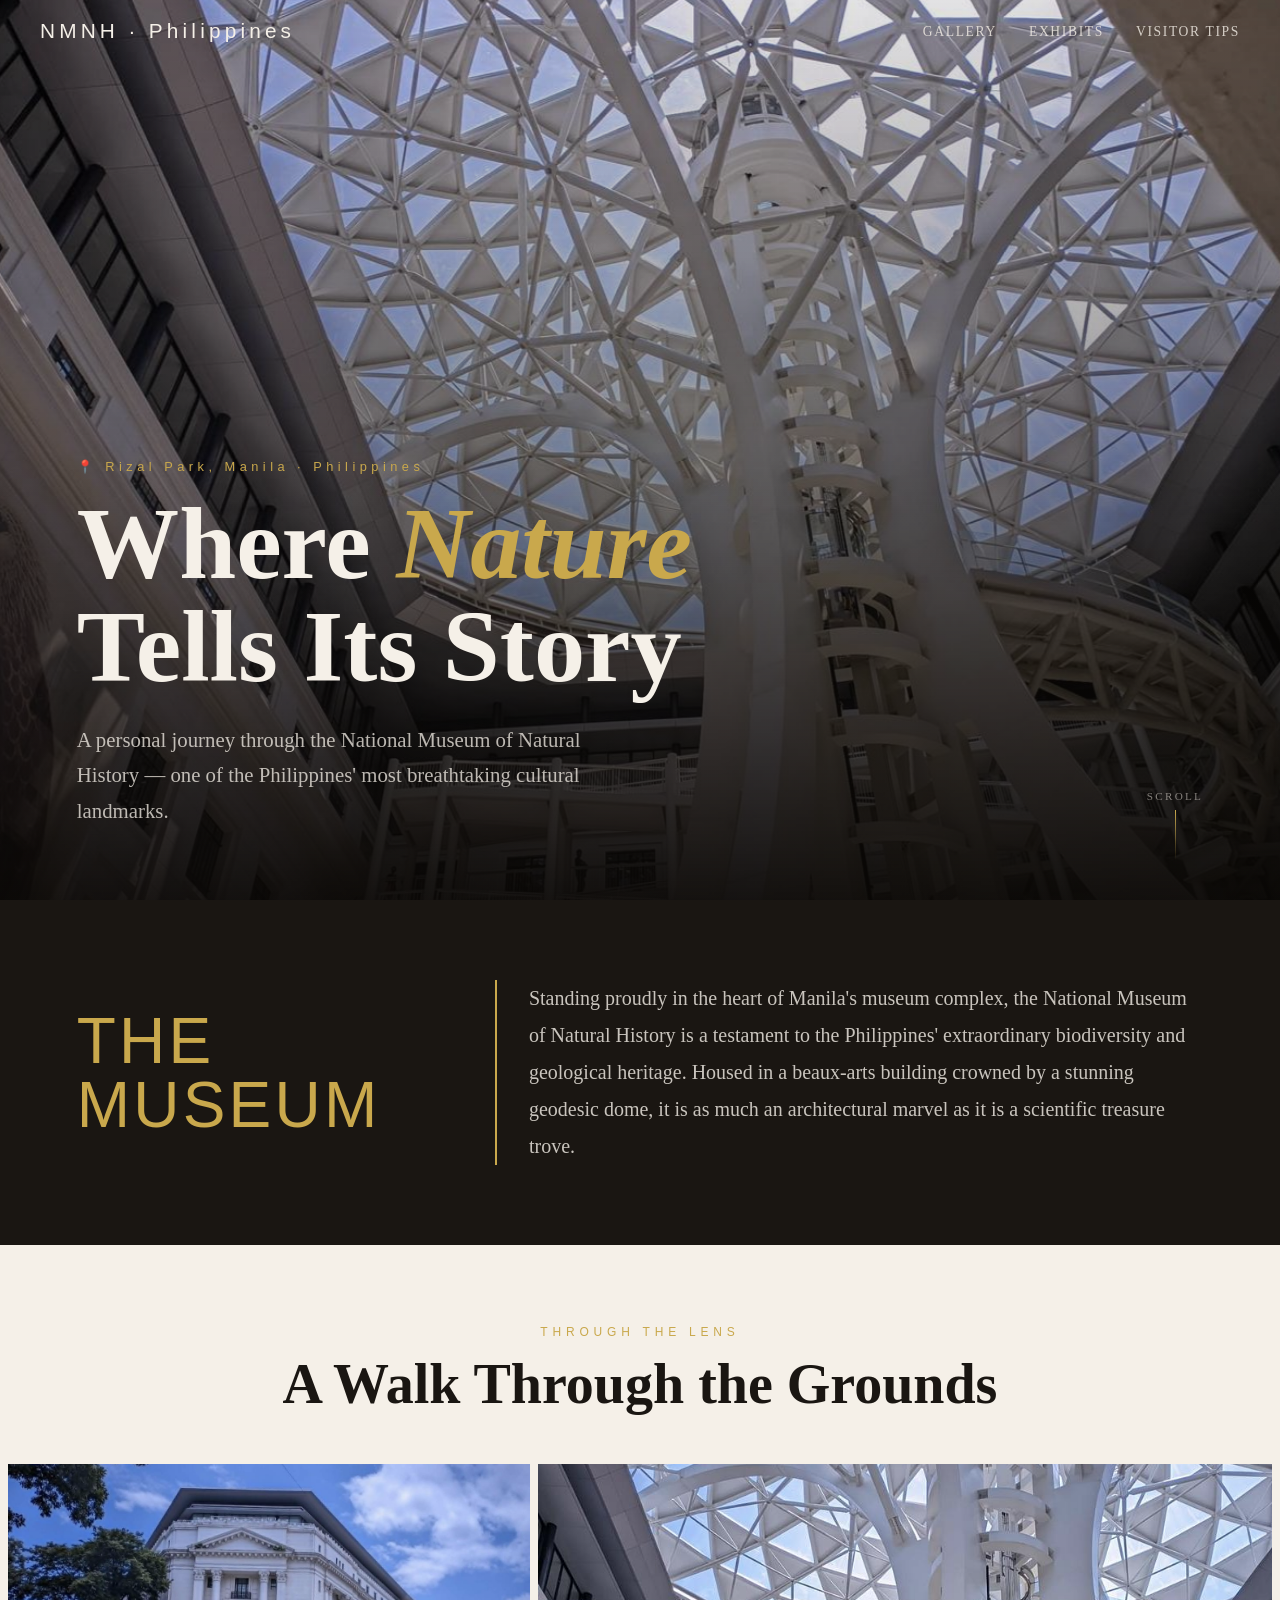
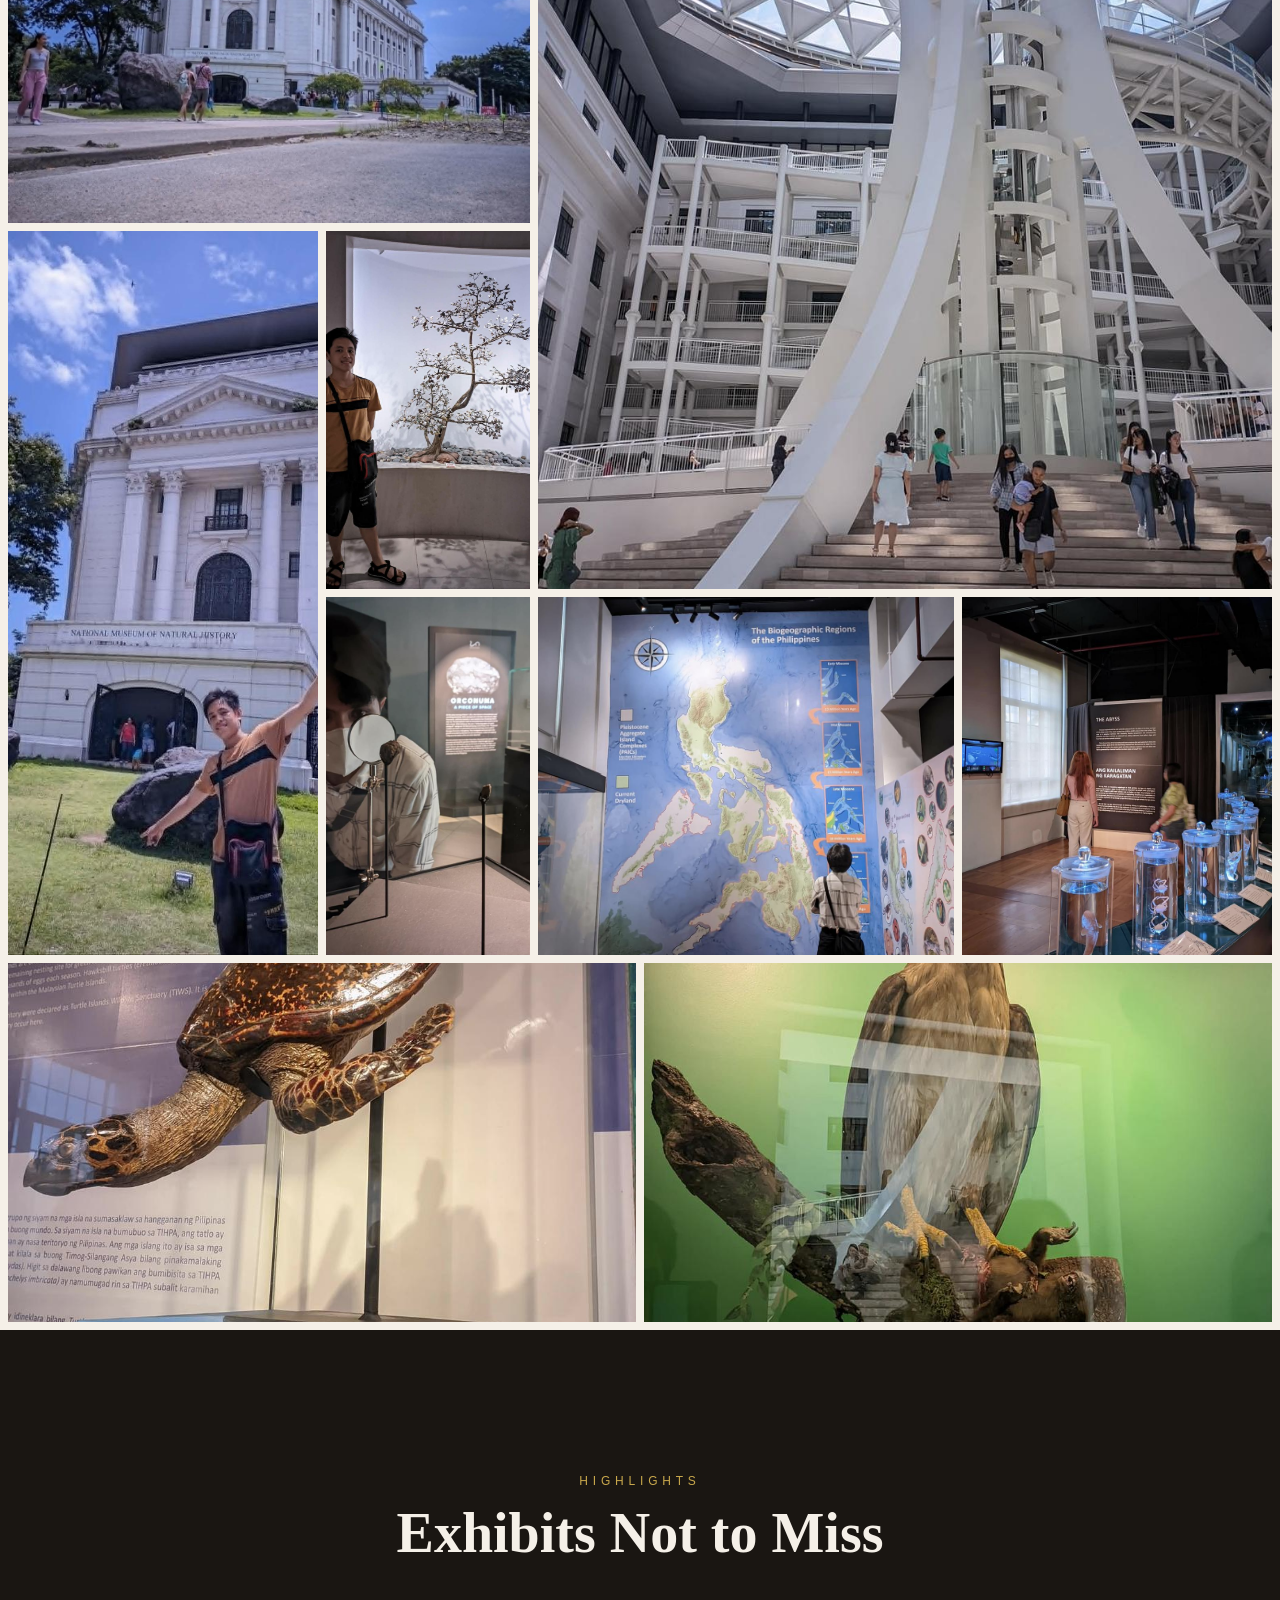
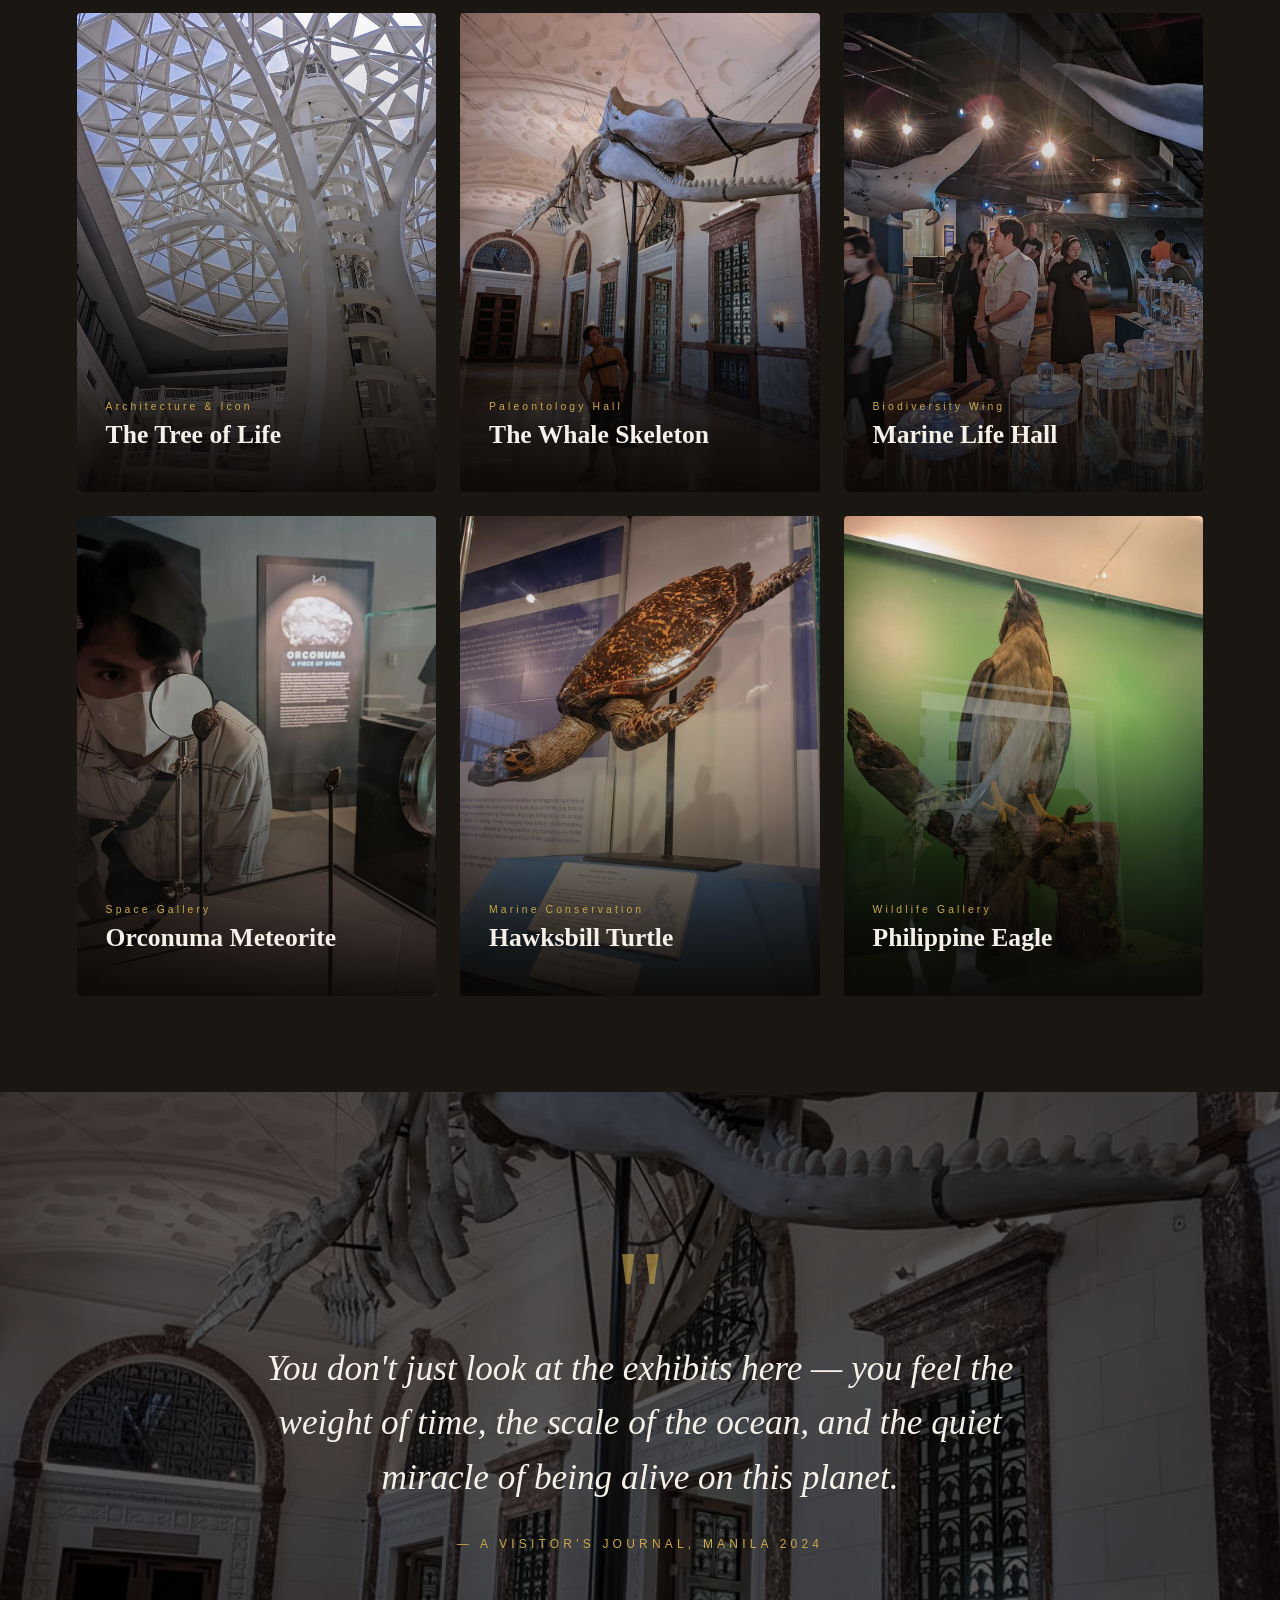
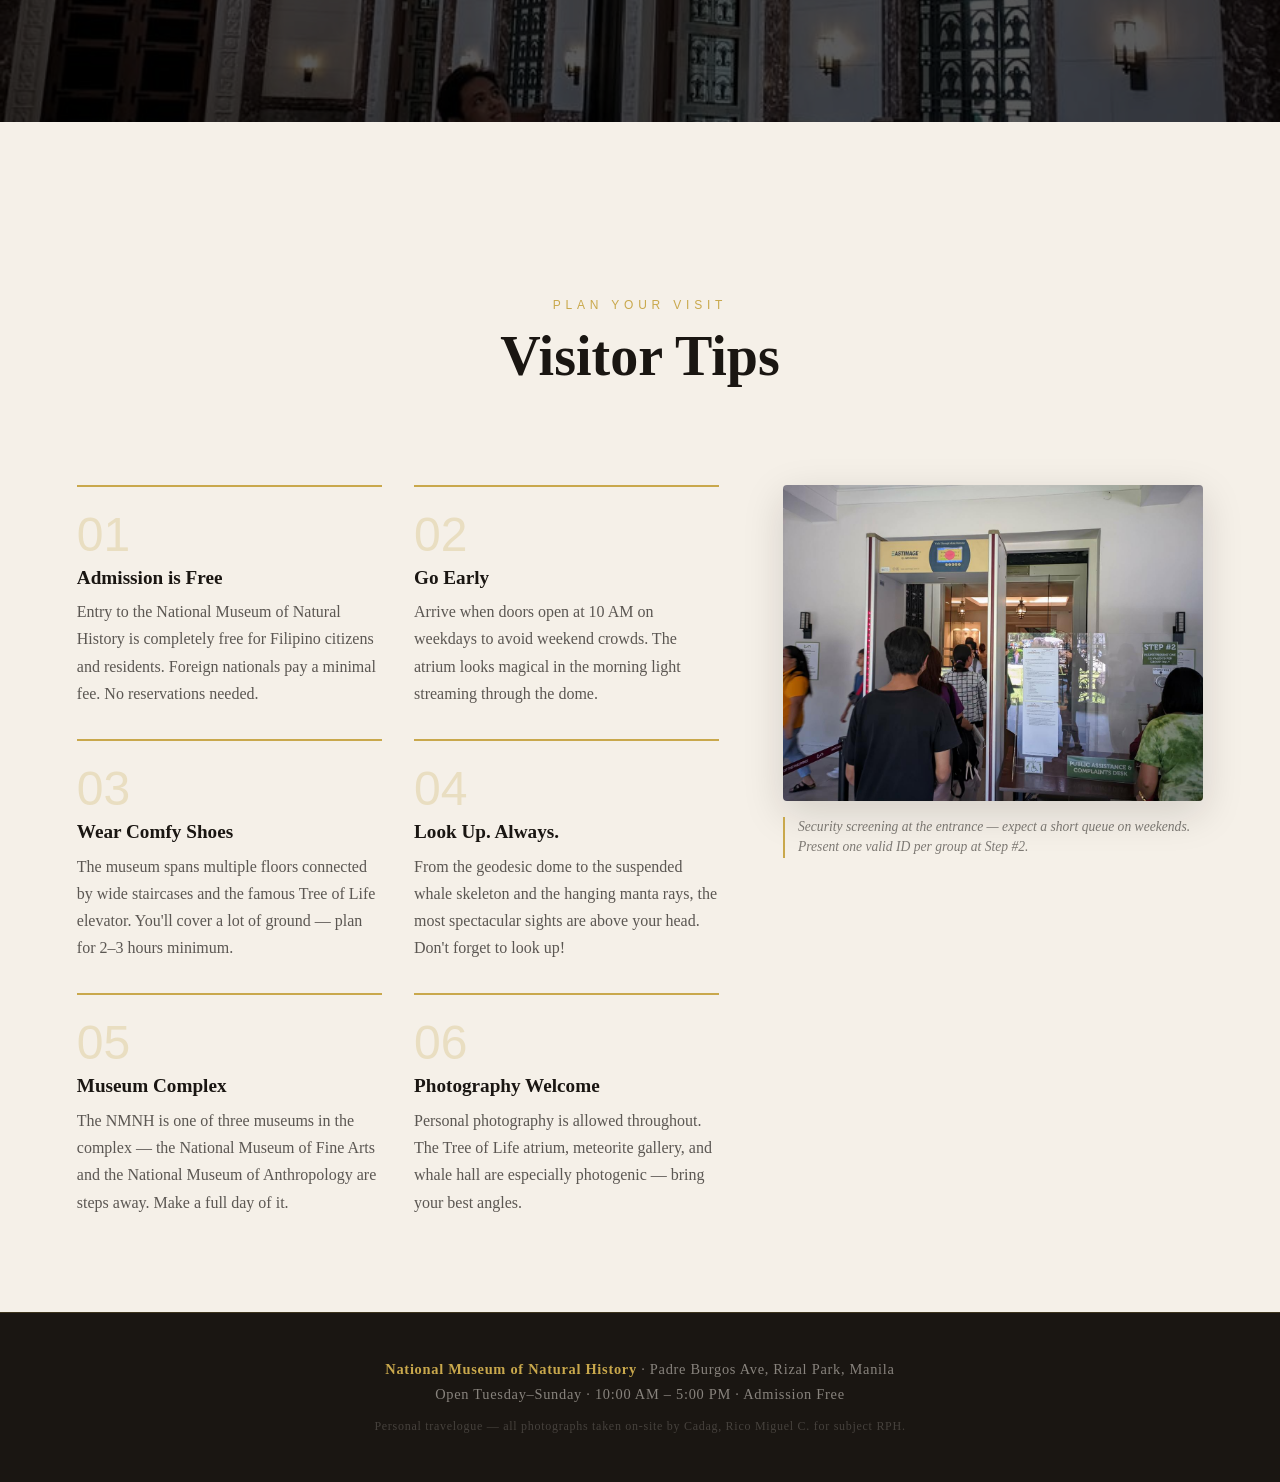
<file: index.html>
<!DOCTYPE html>
<html lang="en"><head><meta http-equiv="Content-Type" content="text/html; charset=UTF-8">

<meta name="viewport" content="width=device-width, initial-scale=1.0">
<title>National Museum of Natural History — Philippines</title>
<link rel="stylesheet" href="styles.css">
</head>
<body>

<!-- MOBILE MENU -->
<div class="mobile-menu" id="mobileMenu">
  <a href="file:///C:/Users/user6/Downloads/nmnh_travelogue%20(4).html#gallery" onclick="closeMobile()">Gallery</a>
  <a href="file:///C:/Users/user6/Downloads/nmnh_travelogue%20(4).html#exhibits" onclick="closeMobile()">Exhibits</a>
  <a href="file:///C:/Users/user6/Downloads/nmnh_travelogue%20(4).html#tips" onclick="closeMobile()">Visitor Tips</a>
</div>

<!-- NAV -->
<nav id="mainNav" class="scrolled">
  <a href="file:///C:/Users/user6/Downloads/nmnh_travelogue%20(4).html#" class="nav-logo">NMNH · Philippines</a>
  <ul class="nav-links">
    <li><a href="file:///C:/Users/user6/Downloads/nmnh_travelogue%20(4).html#gallery">Gallery</a></li>
    <li><a href="file:///C:/Users/user6/Downloads/nmnh_travelogue%20(4).html#exhibits">Exhibits</a></li>
    <li><a href="file:///C:/Users/user6/Downloads/nmnh_travelogue%20(4).html#tips">Visitor Tips</a></li>
  </ul>
  <button class="hamburger" id="hamburger" aria-label="Menu">
    <span></span><span></span><span></span>
  </button>
</nav>

<!-- HERO -->
<section class="hero">
  <div class="hero-bg"></div>
  <div class="hero-overlay"></div>
  <div class="hero-content">
    <p class="hero-eyebrow">📍 Rizal Park, Manila · Philippines</p>
    <h1 class="hero-title">Where <em>Nature</em><br>Tells Its Story</h1>
    <p class="hero-subtitle">A personal journey through the National Museum of Natural History — one of the Philippines' most breathtaking cultural landmarks.</p>
  </div>
  <div class="scroll-hint">
    <span>Scroll</span>
    <div class="scroll-line"></div>
  </div>
</section>

<!-- INTRO -->
<div class="intro-strip reveal visible" id="intro">
  <div class="intro-label">THE<br>MUSEUM</div>
  <p class="intro-text">
    Standing proudly in the heart of Manila's museum complex, the National Museum of Natural History is a testament to the Philippines' extraordinary biodiversity and geological heritage. Housed in a beaux-arts building crowned by a stunning geodesic dome, it is as much an architectural marvel as it is a scientific treasure trove.
  </p>
</div>

<!-- GALLERY -->
<section id="gallery">
  <div class="section-header reveal visible">
    <p class="section-tag">Through the Lens</p>
    <h2 class="section-title">A Walk Through the Grounds</h2>
  </div>
  <div class="collage-grid">
    <div class="c1"><img src="assets/img_03.jpg" alt="Museum exterior" loading="lazy"></div>
    <div class="c2"><img src="assets/img_04.jpg" alt="Tree of Life atrium with visitors" loading="lazy"></div>
    <div class="c3"><img src="assets/img_05.jpg" alt="Visitor at museum entrance" loading="lazy"></div>
    <div class="c4"><img src="assets/img_06.jpg" alt="Tree exhibit" loading="lazy"></div>
    <div class="c5"><img src="assets/img_07.jpg" alt="Meteorite display" loading="lazy"></div>
    <div class="c6"><img src="assets/img_08.jpg" alt="Tree of Life" loading="lazy"></div>
    <div class="c7"><img src="assets/img_09.jpg" alt="The Abyss exhibit" loading="lazy"></div>
    <div class="c8"><img src="assets/img_10.jpg" alt="Hawksbill turtle specimen" loading="lazy"></div>
    <div class="c9"><img src="assets/img_11.jpg" alt="Philippine Eagle taxidermy" loading="lazy"></div>
  </div>
</section>

<!-- EXHIBITS -->
<section class="exhibits" id="exhibits">
  <div class="section-header">
    <p class="section-tag">Highlights</p>
    <h2 class="section-title">Exhibits Not to Miss</h2>
  </div>
  <div class="exhibit-cards">

    <div class="card reveal visible">
      <img src="assets/img_12.jpg" alt="Tree of Life">
      <div class="card-overlay">
        <p class="card-tag">Architecture &amp; Icon</p>
        <h3 class="card-title">The Tree of Life</h3>
        <p class="card-desc">The museum's crown jewel — a soaring sculptural tree rising through the central atrium beneath a geodesic glass dome that floods the space with natural light. A must-photograph moment.</p>
      </div>
    </div>

    <div class="card reveal visible">
      <img src="assets/img_13.jpg" alt="Whale skeleton">
      <div class="card-overlay">
        <p class="card-tag">Paleontology Hall</p>
        <h3 class="card-title">The Whale Skeleton</h3>
        <p class="card-desc">A colossal sperm whale skeleton suspended in the grand hallway — one of the most dramatic displays in the museum, framed by the building's ornate marble arches.</p>
      </div>
    </div>

    <div class="card reveal visible">
      <img src="assets/img_14.jpg" alt="Marine life hall">
      <div class="card-overlay">
        <p class="card-tag">Biodiversity Wing</p>
        <h3 class="card-title">Marine Life Hall</h3>
        <p class="card-desc">Life-size models of manta rays and whale sharks hang overhead while preserved specimens in illuminated jars line the gallery floor — celebrating the Philippines' incredible ocean heritage.</p>
      </div>
    </div>

    <div class="card reveal visible">
      <img src="assets/img_15.jpg" alt="Orconuma meteorite">
      <div class="card-overlay">
        <p class="card-tag">Space Gallery</p>
        <h3 class="card-title">Orconuma Meteorite</h3>
        <p class="card-desc">A 4.6-billion-year-old piece of the asteroid belt, the Orconuma meteorite is an H3-4 ordinary chondrite — one of the oldest rocks you'll ever stand next to. Get up close with the magnifying glasses provided.</p>
      </div>
    </div>


    <div class="card reveal visible">
      <img src="assets/img_16.jpg" alt="Hawksbill Turtle">
      <div class="card-overlay">
        <p class="card-tag">Marine Conservation</p>
        <h3 class="card-title">Hawksbill Turtle</h3>
        <p class="card-desc">A beautifully preserved specimen of the critically endangered Hawksbill Turtle — found in Philippine coral reefs and beaches. A gift of the Halili family to the National Museum.</p>
      </div>
    </div>

    <div class="card reveal visible">
      <img src="assets/img_17.jpg" alt="Philippine Eagle">
      <div class="card-overlay">
        <p class="card-tag">Wildlife Gallery</p>
        <h3 class="card-title">Philippine Eagle</h3>
        <p class="card-desc">One of the world's largest and most powerful eagles — and the national bird of the Philippines. This taxidermy specimen captures the majestic scale and fierce presence of this critically endangered raptor.</p>
      </div>
    </div>

  </div>
</section>

<!-- QUOTE -->
<section class="quote-section">
  <div class="quote-bg"></div>
  <div class="quote-content reveal visible">
    <div class="quote-mark">"</div>
    <p class="quote-text">You don't just look at the exhibits here — you feel the weight of time, the scale of the ocean, and the quiet miracle of being alive on this planet.</p>
    <p class="quote-attr">— A Visitor's Journal, Manila 2024</p>
  </div>
</section>

<!-- TIPS -->
<section class="tips" id="tips">
  <div class="section-header reveal visible">
    <p class="section-tag">Plan Your Visit</p>
    <h2 class="section-title">Visitor Tips</h2>
  </div>
  <div class="tips-layout">
  <div class="tips-grid">
    <div class="tip-item visible">
      <div class="tip-number">01</div>
      <h4 class="tip-title">Admission is Free</h4>
      <p class="tip-desc">Entry to the National Museum of Natural History is completely free for Filipino citizens and residents. Foreign nationals pay a minimal fee. No reservations needed.</p>
    </div>
    <div class="tip-item visible">
      <div class="tip-number">02</div>
      <h4 class="tip-title">Go Early</h4>
      <p class="tip-desc">Arrive when doors open at 10 AM on weekdays to avoid weekend crowds. The atrium looks magical in the morning light streaming through the dome.</p>
    </div>
    <div class="tip-item visible">
      <div class="tip-number">03</div>
      <h4 class="tip-title">Wear Comfy Shoes</h4>
      <p class="tip-desc">The museum spans multiple floors connected by wide staircases and the famous Tree of Life elevator. You'll cover a lot of ground — plan for 2–3 hours minimum.</p>
    </div>
    <div class="tip-item visible">
      <div class="tip-number">04</div>
      <h4 class="tip-title">Look Up. Always.</h4>
      <p class="tip-desc">From the geodesic dome to the suspended whale skeleton and the hanging manta rays, the most spectacular sights are above your head. Don't forget to look up!</p>
    </div>
    <div class="tip-item visible">
      <div class="tip-number">05</div>
      <h4 class="tip-title">Museum Complex</h4>
      <p class="tip-desc">The NMNH is one of three museums in the complex — the National Museum of Fine Arts and the National Museum of Anthropology are steps away. Make a full day of it.</p>
    </div>
    <div class="tip-item visible">
      <div class="tip-number">06</div>
      <h4 class="tip-title">Photography Welcome</h4>
      <p class="tip-desc">Personal photography is allowed throughout. The Tree of Life atrium, meteorite gallery, and whale hall are especially photogenic — bring your best angles.</p>
    </div>
  </div><!-- end tips-grid -->
  <div class="tips-image-col reveal visible">
    <img src="assets/img_18.jpg" alt="Museum entrance security checkpoint">
    <p class="tips-image-caption">Security screening at the entrance — expect a short queue on weekends. Present one valid ID per group at Step #2.</p>
  </div>
  </div><!-- end tips-layout -->
</section>

<!-- FOOTER -->
<footer>
  <p><strong>National Museum of Natural History</strong> · Padre Burgos Ave, Rizal Park, Manila</p>
  <p style="margin-top:0.5rem;">Open Tuesday–Sunday · 10:00 AM – 5:00 PM · Admission Free</p>
  <p style="margin-top:1rem; font-size:0.75rem; opacity:0.4;">Personal travelogue — all photographs taken on-site by Cadag, Rico Miguel C. for subject RPH.</p>
</footer>

<script src="script.js"></script>


</body></html>
</file>
<file: styles.css>
:root {
    --cream: #f5f0e8;
    --dark: #1a1612;
    --gold: #c9a84c;
    --rust: #8b4513;
    --deep-blue: #0d1b2a;
    --marine: #1a4a6b;
    --white: #ffffff;
  }

  * { margin: 0; padding: 0; box-sizing: border-box; }

  html { scroll-behavior: smooth; }

  body {
    background: var(--cream);
    color: var(--dark);
    font-family: 'Crimson Pro', serif;
    overflow-x: hidden;
  }

  /* ── NAV ── */
  nav {
    position: fixed; top: 0; width: 100%; z-index: 100;
    padding: 1.2rem 2.5rem;
    display: flex; justify-content: space-between; align-items: center;
    background: transparent;
    transition: background 0.4s, backdrop-filter 0.4s;
  }
  nav.scrolled {
    background: rgba(26,22,18,0.92);
    backdrop-filter: blur(12px);
  }
  .nav-logo {
    font-family: 'Bebas Neue', sans-serif;
    font-size: 1.3rem;
    letter-spacing: 0.2em;
    color: var(--cream);
    text-decoration: none;
  }
  .nav-links { display: flex; gap: 2rem; list-style: none; }
  .nav-links a {
    color: rgba(245,240,232,0.8);
    text-decoration: none;
    font-size: 0.85rem;
    letter-spacing: 0.12em;
    text-transform: uppercase;
    transition: color 0.3s;
  }
  .nav-links a:hover { color: var(--gold); }

  /* ── HERO ── */
  .hero {
    height: 100vh;
    position: relative;
    display: flex; align-items: flex-end;
    overflow: hidden;
  }
  .hero-bg {
    position: absolute; inset: 0;
    background-image: url('assets/img_01.jpg');
    background-size: cover; background-position: center top;
    transform: scale(1.1);
    animation: heroZoom 12s ease-out forwards;
  }
  @keyframes heroZoom { from { transform: scale(1.1); } to { transform: scale(1.02); } }
  .hero-overlay {
    position: absolute; inset: 0;
    background: linear-gradient(to top, rgba(10,8,6,0.92) 0%, rgba(10,8,6,0.4) 50%, rgba(10,8,6,0.1) 100%);
  }
  .hero-content {
    position: relative; z-index: 2;
    padding: 0 6vw 8vh;
    max-width: 900px;
  }
  .hero-eyebrow {
    font-family: 'Bebas Neue', sans-serif;
    font-size: 0.8rem;
    letter-spacing: 0.35em;
    color: var(--gold);
    margin-bottom: 1.2rem;
    opacity: 0; animation: fadeUp 0.8s 0.5s forwards;
  }
  .hero-title {
    font-family: 'Playfair Display', serif;
    font-size: clamp(3rem, 8vw, 6.5rem);
    line-height: 1.0;
    color: var(--cream);
    margin-bottom: 1.5rem;
    opacity: 0; animation: fadeUp 0.9s 0.8s forwards;
  }
  .hero-title em { color: var(--gold); font-style: italic; }
  .hero-subtitle {
    font-size: clamp(1rem, 2vw, 1.3rem);
    font-weight: 300;
    color: rgba(245,240,232,0.75);
    max-width: 560px;
    line-height: 1.7;
    opacity: 0; animation: fadeUp 0.9s 1.1s forwards;
  }
  .scroll-hint {
    position: absolute; bottom: 2.5rem; right: 6vw;
    display: flex; flex-direction: column; align-items: center; gap: 0.5rem;
    color: rgba(245,240,232,0.5);
    font-size: 0.7rem; letter-spacing: 0.2em; text-transform: uppercase;
    opacity: 0; animation: fadeIn 1s 2s forwards;
  }
  .scroll-line {
    width: 1px; height: 50px;
    background: linear-gradient(to bottom, var(--gold), transparent);
    animation: scrollPulse 2s ease-in-out infinite;
  }
  @keyframes scrollPulse { 0%,100% { height:50px; } 50% { height:30px; } }

  @keyframes fadeUp {
    from { opacity:0; transform: translateY(30px); }
    to { opacity:1; transform: translateY(0); }
  }
  @keyframes fadeIn { from { opacity:0; } to { opacity:1; } }

  /* ── INTRO STRIP ── */
  .intro-strip {
    background: var(--dark);
    color: var(--cream);
    padding: 5rem 6vw;
    display: grid;
    grid-template-columns: 1fr 2fr;
    gap: 4rem;
    align-items: center;
  }
  .intro-label {
    font-family: 'Bebas Neue', sans-serif;
    font-size: 4rem;
    line-height: 1;
    color: var(--gold);
    letter-spacing: 0.05em;
  }
  .intro-text {
    font-size: 1.25rem;
    font-weight: 300;
    line-height: 1.85;
    color: rgba(245,240,232,0.8);
    border-left: 2px solid var(--gold);
    padding-left: 2rem;
  }

  /* ── SECTION HEADERS ── */
  .section-header {
    text-align: center;
    padding: 5rem 6vw 3rem;
  }
  .section-tag {
    font-family: 'Bebas Neue', sans-serif;
    font-size: 0.75rem;
    letter-spacing: 0.4em;
    color: var(--gold);
    text-transform: uppercase;
    margin-bottom: 0.8rem;
  }
  .section-title {
    font-family: 'Playfair Display', serif;
    font-size: clamp(2rem, 5vw, 3.5rem);
    line-height: 1.15;
    color: var(--dark);
  }

  /* ── PHOTO COLLAGE ── */
  .collage-grid {
    display: grid;
    grid-template-columns: repeat(12, 1fr);
    grid-template-rows: repeat(4, 28vw);
    gap: 0.5rem;
    padding: 0 0.5rem 0.5rem;
    overflow: hidden;
  }
  .collage-grid .c1 { grid-column: 1/6; grid-row: 1/2; }
  .collage-grid .c2 { grid-column: 6/13; grid-row: 1/3; }
  .collage-grid .c3 { grid-column: 1/4; grid-row: 2/4; }
  .collage-grid .c4 { grid-column: 4/6; grid-row: 2/3; }
  .collage-grid .c5 { grid-column: 4/6; grid-row: 3/4; }
  .collage-grid .c6 { grid-column: 6/10; grid-row: 3/4; }
  .collage-grid .c7 { grid-column: 10/13; grid-row: 3/4; }
  .collage-grid .c8 { grid-column: 1/7; grid-row: 4/5; }
  .collage-grid .c9 { grid-column: 7/13; grid-row: 4/5; }

  .collage-grid > div {
    overflow: hidden;
    position: relative;
    cursor: pointer;
  }
  .collage-grid img {
    width: 100%; height: 100%;
    object-fit: cover;
    transition: transform 0.7s cubic-bezier(0.25,0.46,0.45,0.94), filter 0.5s;
    filter: saturate(0.9);
  }
  .collage-grid > div:hover img {
    transform: scale(1.07);
    filter: saturate(1.2);
  }

  /* ── EXHIBIT CARDS ── */
  .exhibits {
    background: var(--dark);
    padding: 4rem 6vw 6rem;
  }
  .exhibits .section-title { color: var(--cream); }
  .exhibits .section-header { padding-bottom: 3rem; }

  .exhibit-cards {
    display: grid;
    grid-template-columns: repeat(auto-fit, minmax(300px, 1fr));
    gap: 1.5rem;
  }
  .card {
    border-radius: 4px;
    overflow: hidden;
    position: relative;
    aspect-ratio: 3/4;
    cursor: pointer;
    background: #111;
    display: block;
  }
  .card img {
    width: 100%;
    height: 100%;
    object-fit: cover;
    object-position: center;
    display: block;
    transition: transform 0.8s cubic-bezier(0.25,0.46,0.45,0.94);
  }
  .card:hover img { transform: scale(1.08); }
  .card-overlay {
    position: absolute; inset: 0;
    background: linear-gradient(to top, rgba(10,8,6,0.95) 0%, rgba(10,8,6,0.2) 60%, transparent 100%);
    display: flex; flex-direction: column; justify-content: flex-end;
    padding: 2rem 1.8rem;
    transition: background 0.4s;
  }
  .card:hover .card-overlay {
    background: linear-gradient(to top, rgba(10,8,6,0.98) 30%, rgba(10,8,6,0.4) 70%, rgba(10,8,6,0.1) 100%);
  }
  .card-tag {
    font-family: 'Bebas Neue', sans-serif;
    font-size: 0.65rem;
    letter-spacing: 0.3em;
    color: var(--gold);
    margin-bottom: 0.5rem;
  }
  .card-title {
    font-family: 'Playfair Display', serif;
    font-size: 1.6rem;
    color: var(--cream);
    margin-bottom: 0.6rem;
    line-height: 1.2;
  }
  .card-desc {
    font-size: 0.95rem;
    font-weight: 300;
    color: rgba(245,240,232,0.65);
    line-height: 1.6;
    max-height: 0;
    overflow: hidden;
    transition: max-height 0.5s ease, opacity 0.4s;
    opacity: 0;
  }
  .card:hover .card-desc { max-height: 120px; opacity: 1; }

  /* ── FULL-BLEED QUOTE ── */
  .quote-section {
    position: relative;
    min-height: 70vh;
    display: flex; align-items: center; justify-content: center;
    text-align: center;
    overflow: hidden;
    padding: 6rem 6vw;
  }
  .quote-bg {
    position: absolute; inset: 0;
    background-image: url('assets/img_02.jpg');
    background-size: cover; background-position: center;
    filter: brightness(0.35) saturate(0.6);
  }
  .quote-content {
    position: relative; z-index: 2;
    max-width: 800px;
  }
  .quote-mark {
    font-family: 'Playfair Display', serif;
    font-size: 8rem;
    line-height: 0.5;
    color: var(--gold);
    opacity: 0.6;
    margin-bottom: 1rem;
  }
  .quote-text {
    font-family: 'Playfair Display', serif;
    font-size: clamp(1.4rem, 3vw, 2.2rem);
    font-style: italic;
    color: var(--cream);
    line-height: 1.55;
    margin-bottom: 2rem;
  }
  .quote-attr {
    font-family: 'Bebas Neue', sans-serif;
    font-size: 0.75rem;
    letter-spacing: 0.35em;
    color: var(--gold);
    text-transform: uppercase;
  }

  /* ── TIPS SECTION ── */
  .tips {
    padding: 6rem 6vw;
    background: var(--cream);
  }
  .tips-layout {
    display: grid;
    grid-template-columns: 1fr 420px;
    gap: 4rem;
    align-items: start;
    margin-top: 3rem;
  }
  .tips-grid {
    display: grid;
    grid-template-columns: repeat(2, 1fr);
    gap: 2rem;
  }
  .tips-image-col {
    position: sticky;
    top: 100px;
  }
  .tips-image-col img {
    width: 100%;
    border-radius: 4px;
    display: block;
    box-shadow: 0 12px 40px rgba(26,22,18,0.15);
  }
  .tips-image-caption {
    margin-top: 1rem;
    font-size: 0.85rem;
    font-weight: 300;
    color: rgba(26,22,18,0.55);
    font-style: italic;
    line-height: 1.5;
    border-left: 2px solid var(--gold);
    padding-left: 0.8rem;
  }
  .tip-item {
    border-top: 2px solid var(--gold);
    padding-top: 1.5rem;
    opacity: 0;
    transform: translateY(20px);
    transition: opacity 0.6s, transform 0.6s;
  }
  .tip-item.visible { opacity: 1; transform: translateY(0); }
  .tip-number {
    font-family: 'Bebas Neue', sans-serif;
    font-size: 3rem;
    color: rgba(201,168,76,0.25);
    line-height: 1;
    margin-bottom: 0.5rem;
  }
  .tip-title {
    font-family: 'Playfair Display', serif;
    font-size: 1.2rem;
    font-weight: 700;
    margin-bottom: 0.6rem;
    color: var(--dark);
  }
  .tip-desc {
    font-size: 1rem;
    font-weight: 300;
    line-height: 1.7;
    color: rgba(26,22,18,0.7);
  }

  /* ── FOOTER ── */
  footer {
    background: var(--dark);
    color: rgba(245,240,232,0.5);
    text-align: center;
    padding: 3rem 6vw;
    font-size: 0.9rem;
    letter-spacing: 0.05em;
    border-top: 1px solid rgba(201,168,76,0.2);
  }
  footer strong { color: var(--gold); }

  /* ── REVEAL ANIMATIONS ── */
  .reveal {
    opacity: 0;
    transform: translateY(40px);
    transition: opacity 0.8s ease, transform 0.8s ease;
  }
  .reveal.visible { opacity: 1; transform: translateY(0); }

  /* ── HAMBURGER ── */
  .hamburger {
    display: none;
    flex-direction: column;
    gap: 5px;
    cursor: pointer;
    padding: 4px;
    z-index: 200;
    background: none;
    border: none;
  }
  .hamburger span {
    display: block;
    width: 24px; height: 2px;
    background: var(--cream);
    border-radius: 2px;
    transition: transform 0.3s, opacity 0.3s;
  }
  .hamburger.open span:nth-child(1) { transform: translateY(7px) rotate(45deg); }
  .hamburger.open span:nth-child(2) { opacity: 0; }
  .hamburger.open span:nth-child(3) { transform: translateY(-7px) rotate(-45deg); }

  .mobile-menu {
    display: none;
    position: fixed;
    inset: 0;
    background: rgba(26,22,18,0.97);
    z-index: 150;
    flex-direction: column;
    align-items: center;
    justify-content: center;
    gap: 2.5rem;
  }
  .mobile-menu.open { display: flex; }
  .mobile-menu a {
    font-family: 'Playfair Display', serif;
    font-size: 2rem;
    color: var(--cream);
    text-decoration: none;
    letter-spacing: 0.05em;
    transition: color 0.2s;
  }
  .mobile-menu a:hover { color: var(--gold); }

  @media (max-width: 768px) {
    /* Nav */
    nav { padding: 1rem 1.4rem; }
    nav .nav-links { display: none; }
    .hamburger { display: flex; }

    /* Hero */
    .hero-content { padding: 0 5vw 10vh; }
    .hero-subtitle { font-size: 1rem; }
    .scroll-hint { display: none; }

    /* Intro strip */
    .intro-strip {
      grid-template-columns: 1fr;
      gap: 1.2rem;
      padding: 3rem 5vw;
    }
    .intro-label { font-size: 2.8rem; }
    .intro-text { font-size: 1.05rem; padding-left: 1.2rem; }

    /* Section headers */
    .section-header { padding: 3.5rem 5vw 2rem; }

    /* Collage — simple vertical stack */
    .collage-grid {
      display: flex !important;
      flex-direction: column !important;
      gap: 0.4rem;
      padding: 0 0.4rem 0.4rem;
      grid-template-columns: unset !important;
      grid-template-rows: unset !important;
    }
    .collage-grid > div {
      width: 100% !important;
      height: 72vw !important;
      grid-column: unset !important;
      grid-row: unset !important;
      overflow: hidden;
    }
    .collage-grid img {
      width: 100% !important;
      height: 100% !important;
      object-fit: cover !important;
      display: block;
    }

    /* Exhibit cards — single column */
    .exhibits { padding: 3rem 4vw 4rem; }
    .exhibit-cards {
      grid-template-columns: 1fr;
      gap: 1rem;
    }
    .card { aspect-ratio: 4/3; }
    /* Always show desc on mobile (no hover) */
    .card-desc { max-height: 120px; opacity: 1; }
    .card-title { font-size: 1.3rem; }

    /* Quote section */
    .quote-section { min-height: 55vh; padding: 4rem 6vw; }
    .quote-mark { font-size: 5rem; }
    .quote-text { font-size: 1.2rem; }

    /* Tips */
    .tips { padding: 3.5rem 5vw; }
    .tips-layout { grid-template-columns: 1fr; gap: 2rem; }
    .tips-image-col { position: static; }
    .tips-grid {
      grid-template-columns: 1fr;
      gap: 1.5rem;
    }

    /* Footer */
    footer { padding: 2.5rem 5vw; font-size: 0.82rem; }
  }

  @media (max-width: 480px) {
    .hero-title { font-size: clamp(2.4rem, 11vw, 3.5rem); }
    .section-title { font-size: clamp(1.6rem, 7vw, 2.4rem); }
    .intro-label { font-size: 2.2rem; }
    .collage-grid > div { height: 80vw; }
    .card { aspect-ratio: 3/4; }
  }
</file>
